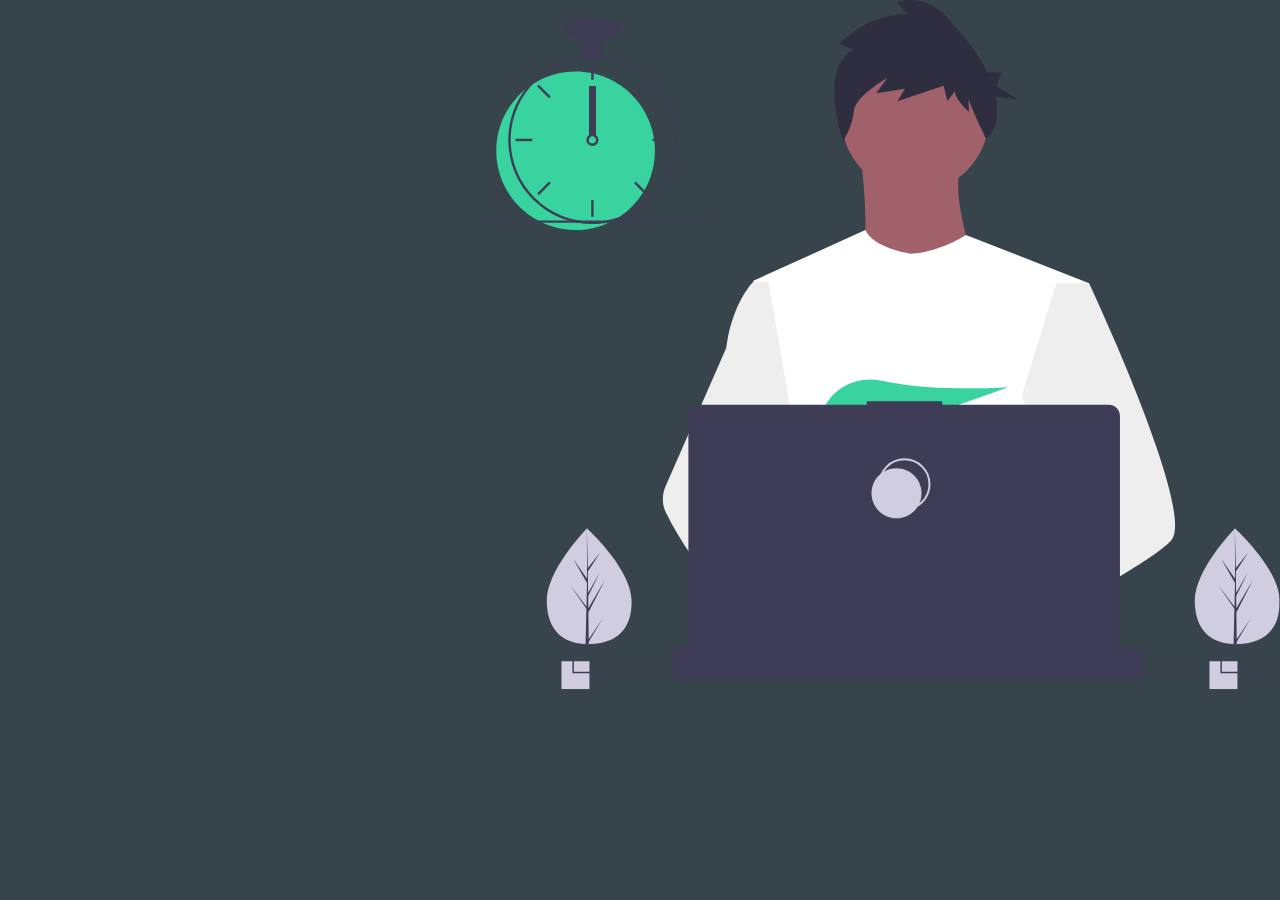
<file: index.html>
<!DOCTYPE html>
<html lang="en">
    <head>
        <meta charset="UTF-8">
        <meta http-equiv="X-UA-Compatible" content="IE=edge">
        <meta name="viewport" content="width=device-width, initial-scale=1.0">
    
        <link rel="stylesheet" href="https://cdnjs.cloudflare.com/ajax/libs/font-awesome/4.7.0/css/font-awesome.css" integrity="sha512-5A8nwdMOWrSz20fDsjczgUidUBR8liPYU+WymTZP1lmY9G6Oc7HlZv156XqnsgNUzTyMefFTcsFH/tnJE/+xBg==" crossorigin="anonymous" referrerpolicy="no-referrer" />
        <link href="https://fonts.googleapis.com/css2?family=Space+Grotesk:wght@300;400;500;600;700&display=swap" rel="stylesheet">
        <link rel="stylesheet" href="./styles/style1.css">
        
        <title>PortfolioGSAP</title>
    </head>
    <body>

        <div class="toggleBtn">
            <img src="./img/menu .svg" alt="" class="menu-icon">
            <img src="./img/close menu.svg" alt="" class="close-icon">
        </div>
        <div class="menu">
            <nav>
                <ul>
                    <li><a class="active" href="./index.html">Home</a></li>
                    <li><a href="./contact/index.html">Contacts</a></li>
                    <li><a href="./projects/index.html">Project</a></li>
                </ul>
            </nav>
        </div>
        <div class="wrapper">
            <div class="text">
                <div class="text-inner">
                    <h1>Engr Abdul Rehman</h1>
                    <p>Web Develper HTML, CSS, JAVASCRIPT</p>
                    <a href="./contact/index.html" class="btn">Contact Me</a>
                    <div class="social">
                        <a href="#"><i class="fa fa-facebook"></i></a>
                        <a href="#"><i class="fa fa-twitter"></i></a>
                        <a href="#"><i class="fa fa-instagram"></i></a>
                    </div>
                </div>
            </div>
            <div class="intro-images">
                <svg
                width="799"
                height="690"
                viewBox="0 0 799 690"
                fill="none"
                xmlns="http://www.w3.org/2000/svg"
              >
                <g id="undraw_dev_productivity_umsq (1) 1" clip-path="url(#clip0)">
                  <path
                    id="Vector"
                    d="M516.92 624.636C516.92 624.636 512.16 626.266 504.42 628.576C487.31 633.706 455.65 642.216 428.82 643.916C405.72 645.396 386.2 641.836 382.63 626.766C381.1 620.286 383.27 614.956 388 610.576C402.12 597.486 439 592.796 468.25 591.186C476.51 590.736 484.15 590.526 490.51 590.446C501.31 590.306 508.39 590.526 508.39 590.526L508.56 591.186L516.92 624.636Z"
                    fill="#A0616A"
                  />
                  <path
                    id="Vector_2"
                    d="M436.99 672.586C418.61 695.346 342.73 647.666 316.19 629.886C310.41 626.016 306.97 623.566 306.97 623.566L331.25 591.186L338.94 580.936C338.94 580.936 345.82 584.586 355.99 590.526C356.36 590.746 356.73 590.966 357.11 591.186C365.88 596.336 376.89 603.066 388 610.576C403.33 620.946 418.83 632.776 428.82 643.916C438.59 654.806 443.08 665.036 436.99 672.586Z"
                    fill="#A0616A"
                  />
                  <g id="me">
                    <path
                      id="Vector_3"
                      d="M434.672 191.952C475.283 191.607 507.926 158.406 507.582 117.795C507.237 77.1832 474.036 44.5403 433.425 44.8847C392.813 45.2291 360.17 78.4303 360.515 119.042C360.859 159.653 394.06 192.296 434.672 191.952Z"
                      fill="#A0616A"
                    />
                    <path
                      id="Vector_4"
                      d="M379.477 155.65C379.477 155.65 394.216 259.972 373.002 271.875C351.787 283.779 499.929 283.588 499.929 283.588C499.929 283.588 466.124 193.284 480.809 165.449L379.477 155.65Z"
                      fill="#A0616A"
                    />
                    <path
                      id="Vector_5"
                      d="M608.101 283.199L596.257 339.402L571.214 458.308L570.49 464.815L562.138 540.138L556.582 590.177L552.857 623.79C528.584 636.526 510.988 645.326 510.988 645.326C510.988 645.326 509.404 637.719 506.871 627.99C489.805 633.265 458.218 642.043 431.404 643.97C441.266 654.777 445.842 664.969 439.817 672.57C421.63 695.485 345.349 648.45 318.659 630.896C318.077 635.158 317.879 639.464 318.068 643.762L297.626 628.314L299.331 592.359L302.206 531.522L305.819 455.229C304.448 451.975 303.294 448.634 302.364 445.228C295.956 423.161 288.032 379.057 281.928 342.067C277.016 312.298 273.302 287.138 272.517 281.785C272.411 281.086 272.358 280.726 272.358 280.726L384.363 230.094C392.509 248.556 429.865 253.809 429.865 253.809C460.756 251.417 484.847 234.913 484.847 234.913L608.101 283.199Z"
                      fill="white"
                    />
                    <path
                      id="Vector_6"
                      d="M372.285 49.3811L358.49 43.9934C358.49 43.9934 386.969 12.1 426.99 14.513L415.635 2.22366C415.635 2.22366 443.04 -9.01799 468.283 19.6674C481.553 34.7467 496.908 52.4737 506.557 72.5077L521.281 72.3829L515.251 85.9663L536.874 99.3152L514.777 97.0719C516.155 104.471 516.421 112.034 515.566 119.511C514.683 126.991 510.928 133.835 505.094 138.598V138.598C505.094 138.598 487.743 103.449 487.696 97.9443L487.813 111.705C487.813 111.705 473.959 99.4371 473.889 91.1807L466.471 100.877L462.593 85.7717L416.475 101.301L423.87 88.8526L395.157 93.2246L406.278 77.9923C406.278 77.9923 373.932 96.1568 372.811 111.304C371.689 126.452 362.299 140.875 362.299 140.875C362.299 140.875 336.213 70.3294 372.285 49.3811Z"
                      fill="#2F2E41"
                    />
                    <path
                      id="Vector_7"
                      d="M690.215 540.422C682.794 548.605 664.338 560.992 641.951 574.422C633.623 579.413 624.757 584.559 615.71 589.676C594.122 601.889 571.514 614.001 552.857 623.79C528.584 636.526 510.988 645.326 510.988 645.326C510.988 645.326 509.403 637.719 506.871 627.99C503.48 614.968 498.397 598.141 493.184 590.715C493.002 590.456 492.82 590.218 492.638 589.979C491.121 588.022 489.601 586.885 488.112 586.897L562.138 540.138L594.127 519.926L570.489 464.814L540.842 395.683L557.908 339.727L575.062 283.479L608.101 283.199C608.101 283.199 619.243 306.985 633.514 340.166C635.647 345.128 637.851 350.299 640.096 355.64C669.469 425.394 706.176 522.836 690.215 540.422Z"
                      fill="#EEEEEE"
                    />
                    <path
                      id="Vector_8"
                      d="M358.123 591.2C355.41 591.212 352.702 591.456 350.029 591.928C327.074 596.073 320.47 616.94 318.659 630.896C318.077 635.158 317.879 639.464 318.068 643.761L297.626 628.314L290.178 622.687C272.316 616.628 256.353 605.733 242.483 592.84C230.449 581.456 219.634 568.849 210.213 555.223C200.831 541.793 192.448 527.692 185.134 513.034C183.094 508.943 181.977 504.454 181.864 499.884C181.751 495.314 182.644 490.775 184.48 486.588L209.154 430.327L245.218 348.098C245.471 346.146 245.752 344.237 246.059 342.371C252.995 300.511 272.367 281.786 272.367 281.786L287.286 281.659L297.778 341.932L310.813 416.815L302.364 445.227L282.839 510.845L302.205 531.522L358.123 591.2Z"
                      fill="#EEEEEE"
                    />
                  </g>
                  <path
                    id="Vector_9"
                    d="M372.877 415.806L385.631 430.686C390.37 429.783 395.319 428.721 400.416 427.529L396.752 415.806L405.71 426.256C459.707 412.975 526.637 387.155 526.637 387.155C526.637 387.155 454.379 392.453 400.428 380.666C376.558 375.451 351.998 387.284 342.202 409.668C336.508 422.679 337.403 433.951 357.596 433.951C364.419 433.835 371.223 433.195 377.949 432.037L372.877 415.806Z"
                    fill="#38D39F"
                  />
                  <path
                    id="Vector_10"
                    d="M663.65 660.386V666.456C663.654 668.122 663.345 669.774 662.74 671.326C662.472 672.018 662.147 672.687 661.77 673.326C660.578 675.326 658.887 676.983 656.862 678.133C654.838 679.283 652.549 679.887 650.22 679.886H203.67C201.342 679.887 199.053 679.283 197.028 678.133C195.003 676.983 193.312 675.326 192.12 673.326C191.743 672.687 191.419 672.018 191.15 671.326C190.546 669.774 190.237 668.122 190.24 666.456V660.386C190.24 658.622 190.587 656.876 191.262 655.246C191.936 653.616 192.926 652.136 194.173 650.888C195.42 649.641 196.901 648.652 198.53 647.977C200.16 647.302 201.906 646.955 203.67 646.956H229.41V644.126C229.41 644.052 229.425 643.979 229.453 643.911C229.481 643.843 229.522 643.782 229.574 643.73C229.626 643.678 229.688 643.636 229.756 643.608C229.824 643.58 229.897 643.566 229.97 643.566H243.4C243.474 643.566 243.547 643.58 243.615 643.608C243.683 643.636 243.745 643.678 243.797 643.73C243.849 643.782 243.89 643.843 243.918 643.911C243.946 643.979 243.96 644.052 243.96 644.126V646.956H252.35V644.126C252.35 644.052 252.365 643.979 252.393 643.911C252.421 643.843 252.462 643.782 252.514 643.73C252.566 643.678 252.628 643.636 252.696 643.608C252.764 643.58 252.837 643.566 252.91 643.566H266.34C266.414 643.566 266.487 643.58 266.555 643.608C266.623 643.636 266.684 643.678 266.736 643.73C266.789 643.782 266.83 643.843 266.858 643.911C266.886 643.979 266.9 644.052 266.9 644.126V646.956H275.3V644.126C275.3 644.052 275.315 643.979 275.343 643.911C275.371 643.843 275.412 643.782 275.464 643.73C275.516 643.678 275.578 643.636 275.646 643.608C275.714 643.58 275.787 643.566 275.86 643.566H289.29C289.364 643.566 289.437 643.58 289.505 643.608C289.573 643.636 289.634 643.678 289.686 643.73C289.739 643.782 289.78 643.843 289.808 643.911C289.836 643.979 289.85 644.052 289.85 644.126V646.956H298.24V644.126C298.24 644.052 298.255 643.979 298.283 643.911C298.311 643.843 298.352 643.782 298.404 643.73C298.456 643.678 298.518 643.636 298.586 643.608C298.654 643.58 298.727 643.566 298.8 643.566H312.23C312.304 643.566 312.377 643.58 312.445 643.608C312.513 643.636 312.574 643.678 312.626 643.73C312.678 643.782 312.72 643.843 312.748 643.911C312.776 643.979 312.79 644.052 312.79 644.126V646.956H321.18V644.126C321.18 644.052 321.194 643.979 321.223 643.911C321.251 643.843 321.292 643.782 321.344 643.73C321.396 643.678 321.458 643.636 321.526 643.608C321.594 643.58 321.667 643.566 321.74 643.566H335.17C335.244 643.566 335.317 643.58 335.385 643.608C335.453 643.636 335.514 643.678 335.566 643.73C335.618 643.782 335.66 643.843 335.688 643.911C335.716 643.979 335.73 644.052 335.73 644.126V646.956H344.13V644.126C344.13 644.052 344.145 643.979 344.173 643.911C344.201 643.843 344.242 643.782 344.294 643.73C344.346 643.678 344.408 643.636 344.476 643.608C344.544 643.58 344.617 643.566 344.69 643.566H358.12C358.194 643.566 358.267 643.58 358.335 643.608C358.403 643.636 358.464 643.678 358.516 643.73C358.569 643.782 358.61 643.843 358.638 643.911C358.666 643.979 358.68 644.052 358.68 644.126V646.956H367.07V644.126C367.07 644.052 367.085 643.979 367.113 643.911C367.141 643.843 367.182 643.782 367.234 643.73C367.286 643.678 367.348 643.636 367.416 643.608C367.484 643.58 367.557 643.566 367.63 643.566H472.83C472.904 643.566 472.977 643.58 473.045 643.608C473.113 643.636 473.174 643.678 473.227 643.73C473.279 643.782 473.32 643.843 473.348 643.911C473.376 643.979 473.39 644.052 473.39 644.126V646.956H481.79V644.126C481.79 644.052 481.804 643.979 481.833 643.911C481.861 643.843 481.902 643.782 481.954 643.73C482.006 643.678 482.068 643.636 482.136 643.608C482.204 643.58 482.277 643.566 482.35 643.566H495.78C495.928 643.567 496.07 643.627 496.175 643.732C496.279 643.836 496.339 643.978 496.34 644.126V646.956H504.73V644.126C504.73 644.052 504.745 643.979 504.773 643.911C504.801 643.843 504.842 643.782 504.894 643.73C504.946 643.678 505.008 643.636 505.076 643.608C505.144 643.58 505.217 643.566 505.29 643.566H518.72C518.794 643.566 518.867 643.58 518.935 643.608C519.003 643.636 519.065 643.678 519.117 643.73C519.169 643.782 519.21 643.843 519.238 643.911C519.266 643.979 519.28 644.052 519.28 644.126V646.956H527.67V644.126C527.67 644.052 527.685 643.979 527.713 643.911C527.741 643.843 527.782 643.782 527.834 643.73C527.886 643.678 527.948 643.636 528.016 643.608C528.084 643.58 528.157 643.566 528.23 643.566H541.66C541.734 643.566 541.807 643.58 541.875 643.608C541.943 643.636 542.005 643.678 542.057 643.73C542.109 643.782 542.15 643.843 542.178 643.911C542.206 643.979 542.22 644.052 542.22 644.126V646.956H550.62V644.126C550.62 644.052 550.635 643.979 550.663 643.911C550.691 643.843 550.732 643.782 550.784 643.73C550.836 643.678 550.898 643.636 550.966 643.608C551.034 643.58 551.107 643.566 551.18 643.566H564.61C564.757 643.568 564.898 643.628 565.001 643.733C565.104 643.837 565.161 643.979 565.16 644.126V646.956H573.56V644.126C573.56 644.052 573.575 643.979 573.603 643.911C573.631 643.843 573.672 643.782 573.724 643.73C573.776 643.678 573.838 643.636 573.906 643.608C573.974 643.58 574.047 643.566 574.12 643.566H587.55C587.624 643.566 587.697 643.58 587.765 643.608C587.833 643.636 587.895 643.678 587.947 643.73C587.999 643.782 588.04 643.843 588.068 643.911C588.096 643.979 588.11 644.052 588.11 644.126V646.956H596.5V644.126C596.5 644.052 596.515 643.979 596.543 643.911C596.571 643.843 596.612 643.782 596.664 643.73C596.716 643.678 596.778 643.636 596.846 643.608C596.914 643.58 596.987 643.566 597.06 643.566H610.49C610.564 643.566 610.637 643.58 610.705 643.608C610.773 643.636 610.835 643.678 610.887 643.73C610.939 643.782 610.98 643.843 611.008 643.911C611.036 643.979 611.05 644.052 611.05 644.126V646.956H650.22C651.984 646.955 653.731 647.302 655.36 647.977C656.99 648.652 658.471 649.641 659.718 650.888C660.965 652.136 661.954 653.616 662.629 655.246C663.304 656.876 663.651 658.622 663.65 660.386Z"
                    fill="#3F3D56"
                  />
                  <path
                    id="Vector_11"
                    d="M793.5 671.326H60.5V673.326H793.5V671.326Z"
                    fill="#3F3D56"
                  />
                  <path
                    id="Vector_12"
                    d="M627.694 404.757H461.251V401.326H385.78V404.757H218.651C215.665 404.757 212.801 405.943 210.69 408.054C208.578 410.166 207.392 413.029 207.392 416.015V643.927C207.392 646.913 208.578 649.776 210.69 651.888C212.801 653.999 215.665 655.185 218.651 655.185H627.694C630.68 655.185 633.544 653.999 635.655 651.888C637.767 649.776 638.953 646.913 638.953 643.927V416.015C638.953 414.537 638.662 413.073 638.096 411.707C637.53 410.341 636.701 409.1 635.655 408.054C634.61 407.009 633.369 406.18 632.003 405.614C630.637 405.048 629.173 404.757 627.694 404.757Z"
                    fill="#3F3D56"
                  />
                  <path
                    id="Vector_13"
                    d="M423.5 509.326C437.307 509.326 448.5 498.133 448.5 484.326C448.5 470.519 437.307 459.326 423.5 459.326C409.693 459.326 398.5 470.519 398.5 484.326C398.5 498.133 409.693 509.326 423.5 509.326Z"
                    stroke="#D0CDE1"
                    stroke-width="2"
                    stroke-miterlimit="10"
                  />
                  <path
                    id="Vector_14"
                    d="M415.5 518.326C429.307 518.326 440.5 507.133 440.5 493.326C440.5 479.519 429.307 468.326 415.5 468.326C401.693 468.326 390.5 479.519 390.5 493.326C390.5 507.133 401.693 518.326 415.5 518.326Z"
                    fill="#D0CDE1"
                  />
                  <path
                    id="Vector_15"
                    d="M108.446 661.223H80.4463V689.223H108.446V661.223Z"
                    fill="#D0CDE1"
                  />
                  <path
                    id="Vector_16"
                    d="M91.4502 639.223V673.223H125.45V639.223H91.4502ZM123.97 671.743H92.9202V640.703H123.97V671.743Z"
                    fill="#3F3D56"
                  />
                  <path
                    id="Vector_17"
                    d="M756.446 661.223H728.446V689.223H756.446V661.223Z"
                    fill="#D0CDE1"
                  />
                  <path
                    id="Vector_18"
                    d="M739.45 639.223V673.223H773.45V639.223H739.45ZM771.97 671.743H740.92V640.703H771.97V671.743Z"
                    fill="#3F3D56"
                  />
                  <path
                    id="Vector_19"
                    d="M94.5802 230.113C138.399 230.113 173.921 194.592 173.921 150.773C173.921 106.955 138.399 71.4326 94.5802 71.4326C50.7617 71.4326 15.2397 106.955 15.2397 150.773C15.2397 194.592 50.7617 230.113 94.5802 230.113Z"
                    fill="#38D39F"
                  />
                  <path
                    id="Vector_20"
                    d="M122.229 56.4899C115.045 55.5763 107.774 55.5763 100.59 56.4899C84.586 58.5913 69.5203 65.2398 57.181 75.6465C44.8417 86.0532 35.7467 99.7813 30.9754 115.202C28.8053 122.229 27.5764 129.514 27.3208 136.864C27.2848 137.886 27.2607 138.92 27.2607 139.954C27.283 162.264 36.1559 183.655 51.932 199.431C67.7082 215.207 89.0989 224.08 111.41 224.103C113.201 224.103 114.992 224.042 116.759 223.934C120.907 223.674 125.03 223.103 129.093 222.227C148.495 218.055 165.798 207.161 177.947 191.468C190.095 175.776 196.308 156.295 195.487 136.467C194.665 116.638 186.863 97.738 173.459 83.1039C160.054 68.4698 141.909 59.0435 122.229 56.4899H122.229ZM137.748 217.347H137.736C130.959 219.659 123.905 221.062 116.759 221.518C114.992 221.638 113.201 221.698 111.41 221.698C89.7377 221.672 68.961 213.051 53.6367 197.727C38.3123 182.402 29.6914 161.626 29.6649 139.954C29.6649 138.92 29.689 137.886 29.725 136.864C30.5514 115.744 39.5156 95.7617 54.7411 81.1008C69.9666 66.44 90.273 58.237 111.41 58.2089C130.776 58.21 149.513 65.0865 164.283 77.6131C179.052 90.1398 188.895 107.503 192.057 126.61C195.219 145.716 191.496 165.325 181.55 181.942C171.604 198.559 156.081 211.106 137.748 217.347H137.748Z"
                    fill="#3F3D56"
                  />
                  <path
                    id="Vector_21"
                    d="M112.612 63.0176H110.208V79.8474H112.612V63.0176Z"
                    fill="#3F3D56"
                  />
                  <path
                    id="Vector_22"
                    d="M57.8578 84.7018L56.1577 86.4019L68.0582 98.3023L69.7582 96.6022L57.8578 84.7018Z"
                    fill="#3F3D56"
                  />
                  <path
                    id="Vector_23"
                    d="M34.4736 138.751V141.156H51.3034V138.751H34.4736Z"
                    fill="#3F3D56"
                  />
                  <path
                    id="Vector_24"
                    d="M56.1578 193.506L57.8579 195.206L69.7584 183.306L68.0583 181.606L56.1578 193.506Z"
                    fill="#3F3D56"
                  />
                  <path
                    id="Vector_25"
                    d="M153.062 96.6022L154.762 98.3022L166.662 86.4018L164.962 84.7017L153.062 96.6022Z"
                    fill="#3F3D56"
                  />
                  <path
                    id="Vector_26"
                    d="M171.516 138.751V141.156H188.346V138.751H171.516Z"
                    fill="#3F3D56"
                  />
                  <path
                    id="Vector_27"
                    d="M154.762 181.605L153.062 183.305L164.962 195.206L166.662 193.506L154.762 181.605Z"
                    fill="#3F3D56"
                  />
                  <path
                    id="Vector_28"
                    d="M112.612 200.06H110.208V216.89H112.612V200.06Z"
                    fill="#3F3D56"
                  />
                  <path
                    id="Vector_29"
                    d="M115.016 135.145C113.976 134.365 112.711 133.943 111.41 133.943C110.11 133.943 108.844 134.365 107.804 135.145C107.091 135.686 106.505 136.375 106.085 137.165C105.552 138.181 105.322 139.329 105.421 140.473C105.52 141.616 105.944 142.707 106.644 143.617C107.343 144.527 108.288 145.218 109.368 145.608C110.447 145.997 111.616 146.07 112.735 145.817C113.855 145.564 114.878 144.996 115.685 144.179C116.492 143.363 117.048 142.333 117.288 141.21C117.528 140.088 117.441 138.92 117.039 137.846C116.636 136.771 115.935 135.834 115.017 135.145H115.016ZM111.41 143.56C110.454 143.557 109.539 143.176 108.863 142.501C108.187 141.825 107.807 140.909 107.804 139.954C107.808 139.224 108.03 138.513 108.441 137.91C108.793 137.4 109.271 136.989 109.828 136.718C110.386 136.446 111.004 136.323 111.623 136.361C112.241 136.398 112.84 136.594 113.361 136.931C113.881 137.267 114.307 137.732 114.595 138.281C114.883 138.83 115.025 139.444 115.007 140.063C114.989 140.683 114.811 141.287 114.491 141.818C114.17 142.349 113.719 142.788 113.179 143.093C112.639 143.398 112.03 143.559 111.41 143.56V143.56Z"
                    fill="#3F3D56"
                  />
                  <path
                    id="Vector_30"
                    d="M122.229 35.3687H100.591V57.007H122.229V35.3687Z"
                    fill="#3F3D56"
                  />
                  <path
                    id="Vector_31"
                    d="M111.41 38.9748C127.344 38.9748 140.261 34.4 140.261 28.7567C140.261 23.1134 127.344 18.5386 111.41 18.5386C95.4757 18.5386 82.5586 23.1134 82.5586 28.7567C82.5586 34.4 95.4757 38.9748 111.41 38.9748Z"
                    fill="#3F3D56"
                  />
                  <path id="clock-arrow" d="M115 86H108V135H115V86Z" fill="#3F3D56" />
                  <path
                    id="Vector_32"
                    d="M226 220.44H0V222.844H226V220.44Z"
                    fill="#3F3D56"
                  />
                  <g id="plant-left">
                    <path
                      id="Vector_33"
                      d="M150.594 599.754C151.527 631.704 132.858 643.413 109.43 644.097C108.886 644.113 108.344 644.123 107.805 644.126C106.719 644.135 105.643 644.117 104.577 644.072C83.3891 643.193 66.6172 631.945 65.7495 602.232C64.8515 571.482 103.018 531.529 105.882 528.574L105.887 528.571C105.996 528.458 106.052 528.402 106.052 528.402C106.052 528.402 149.661 567.807 150.594 599.754Z"
                      fill="#D0CDE1"
                    />
                    <path
                      id="Vector_34"
                      d="M107.744 639.255L122.626 617.124L107.774 641.636L107.805 644.126C106.719 644.135 105.643 644.117 104.577 644.072L105.315 612.06L105.295 611.813L105.322 611.766L105.393 608.741L89.0952 585.078L105.374 606.477L105.432 607.116L105.989 582.93L91.9122 558.397L106.029 578.681L105.882 528.574L105.882 528.407L105.887 528.571L106.821 568.062L119.651 552.021L106.863 571.464L107.143 593.098L118.949 571.984L107.187 596.279L107.343 608.308L124.512 578.897L107.395 612.505L107.744 639.255Z"
                      fill="#3F3D56"
                    />
                  </g>
                  <g id="plant-right">
                    <path
                      id="Vector_35"
                      d="M798.594 599.754C799.527 631.704 780.858 643.413 757.43 644.097C756.886 644.113 756.344 644.123 755.805 644.126C754.719 644.135 753.643 644.117 752.577 644.072C731.389 643.193 714.617 631.945 713.749 602.232C712.851 571.482 751.018 531.529 753.882 528.574L753.887 528.571C753.996 528.458 754.052 528.402 754.052 528.402C754.052 528.402 797.661 567.807 798.594 599.754Z"
                      fill="#D0CDE1"
                    />
                    <path
                      id="Vector_36"
                      d="M755.744 639.255L770.626 617.124L755.774 641.636L755.805 644.126C754.719 644.135 753.643 644.117 752.577 644.072L753.315 612.06L753.295 611.813L753.323 611.766L753.393 608.741L737.095 585.078L753.374 606.477L753.432 607.116L753.989 582.93L739.912 558.397L754.029 578.681L753.882 528.574L753.882 528.407L753.887 528.571L754.821 568.062L767.651 552.021L754.864 571.464L755.143 593.098L766.949 571.984L755.187 596.279L755.343 608.308L772.512 578.897L755.395 612.505L755.744 639.255Z"
                      fill="#3F3D56"
                    />
                  </g>
                </g>
                <defs>
                  <clipPath id="clip0">
                    <rect width="798.627" height="689.223" fill="white" />
                  </clipPath>
                </defs>
              </svg>
              <img src="./img/splash.svg" alt="splah-img" class="splash">
            </div>
        </div>    
    </body>
    <script src="https://cdnjs.cloudflare.com/ajax/libs/gsap/3.6.0/gsap.min.js"></script>
    <script src="./app.js"></script>
</html>
</file>
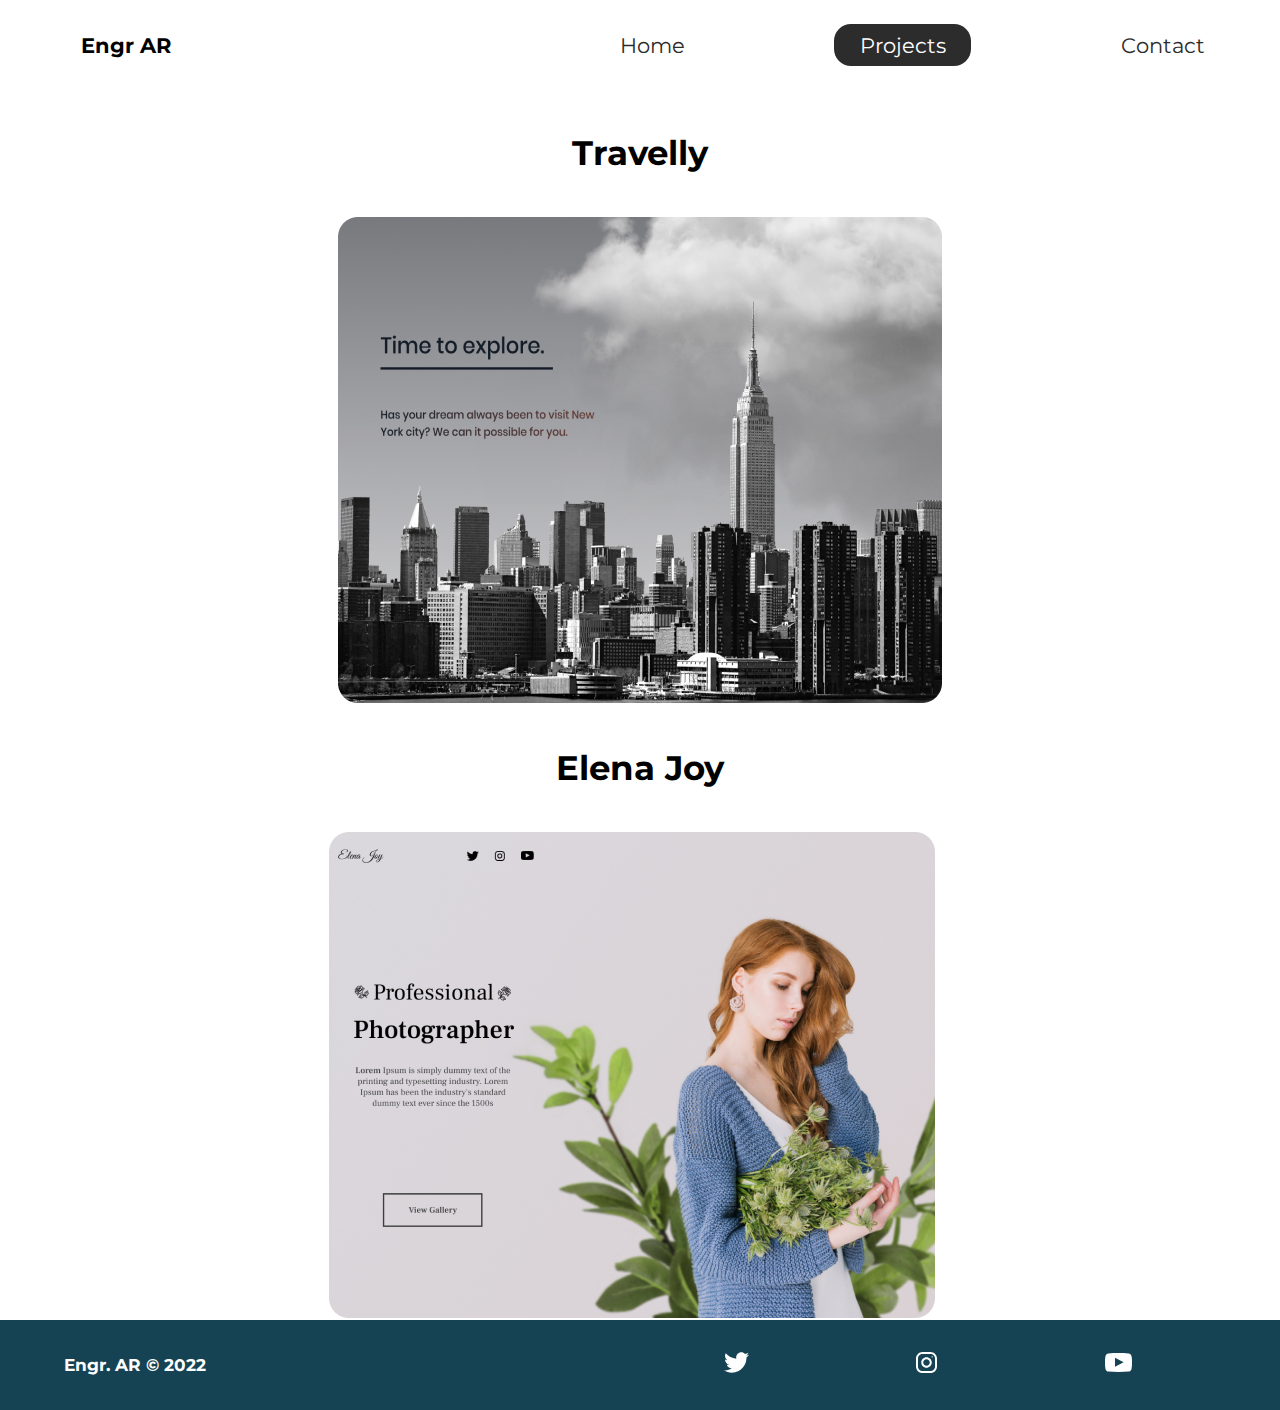
<file: projects/index.html>
<!DOCTYPE html>
<html lang="en">
  <head>
    <meta charset="UTF-8" />
    <meta name="viewport" content="width=device-width, initial-scale=1.0" />
    <meta http-equiv="X-UA-Compatible" content="ie=edge" />
    <meta
      name="description"
      content="Engr Abdul Rehman is a front end devlper who is specilized in html,css"
    />
    <meta name="robots" content="index,follow" />
    <link
      href="https://fonts.googleapis.com/css?family=Montserrat:400,500&display=swap"
      rel="stylesheet"
    />
    <link rel="stylesheet" href="../styles/style.css" />
    <title>Engr Abdul Rehman | Web Developer</title>
  </head>
  <body>
    <header class="main-head">
      <nav>
        <div class="logo">
          <!-- <img src="../icons/code.svg" alt="logo" /> -->
          <h1>Engr AR</h1>
        </div>
        <ul>
          <li><a href="../index.html">Home</a></li>
          <li><a class="active" href="./index.html">Projects</a></li>
          <li><a href="../contact/index.html">Contact</a></li>
        </ul>
      </nav>
    </header>
    <section class="projects">
      <div class="travelly">
        <h2>Travelly</h2>
        <img src="../img/travelly.jpg" alt="travelly-project" />
      </div>
      <div class="travelly">
        <h2>Elena Joy</h2>
        <img src="../img/elena-joy.jpg" alt="elena-project" />
      </div>
    </section>
    <footer>
      <h4>Engr. AR &copy; 2022</h4>
      <ul>
        <li>
          <a href="#"><img src="/icons/twitter 1.svg" alt="twitter-social"/></a>
        </li>
        <li>
          <a href="#"
            ><img src="/icons/instagram 1.svg" alt="instagram-social"
          /></a>
        </li>
        <li>
          <a href="#"
            ><img src="/icons/youtube-symbol 1.svg" alt="youtube-social"
          /></a>
        </li>
      </ul>
    </footer>
  </body>
</html>
</file>
<file: styles/style1.css>
*{
    margin: 0;
    outline: none;
    box-sizing: border-box;
}
body{
    background-color: #38444B;
    font-family: 'Space Grotesk', sans-serif;
}
h1, h2, h3, h4, h5, h6{
    font-family: 'Messapia';
}
.wrapper{
    display: flex;
    height: 100vh;
    overflow-y: hidden;
}
.text{
    width: 50%;
    height: 100vh;
    padding: 15px 15px 15px 100px;
}
.text h1{
    font-size: 70px;
    line-height: 84px;
    font-weight: normal;
    color: #ffe63e;
    text-transform: uppercase;
}
.text p{
    font-size: 20px;
    color: #fbf7db;
    text-transform: uppercase;
    margin-top: 15px;
    letter-spacing: 4px;
}
.text .btn{
    position: relative;
    display: inline-block;
    width: 250px;
    height: 70px;
    line-height: 70px;
    text-align: center;
    border: 1px solid #ffe63e;
    color: #ffe63e;
    text-decoration: none;
    text-transform: uppercase;
    font-size: 16px;
    letter-spacing: 4px;
    margin-top: 80px;
    overflow: hidden;
    transition: all ease 0.5s;

}
.text .btn:before{
    content: '';
    position: absolute;
    top: 0;
    left: -100%;
    width: 100%;
    height: 100%;
    background-color: #ffe63e;
    z-index: -1;
    transition: all ease 0.5s;
}
.text .btn:hover{
    font-weight: 700;
    color: #38444b;
}
.text .btn:hover::before{
    left: 0;
}
.social{
    bottom: 100px;
    margin-top: 200px;
    position: absolute;
    
}
.social a{
    position: relative;
    display: inline-block;
    width: 50px;
    height: 50px;
    line-height: 50px;
    text-align: center;
    color: #fbf7db;
    margin-right: 10px;
    border: 1px solid #53636d;
    border-radius: 50%;
    transition: all ease 0.5s;
}
.social a:before{
    content: '';
    position: absolute;
    top: 0;
    left: 0;
    width: 100%;
    height: 100%;
    background-color: #ffe63e;
    border-radius: 50%;
    z-index: -1;
    transform: scale(0);
    transition: all ease 0.5s;
}
.social a:hover{
    color: #38444b;
}
.social a:hover::before{
    transform: scale(1);
}
.img{
    width: 50%;
    padding: 0 30px;
    display: flex;
    justify-content: space-between;
}
.img img{
    width: 100%;
    margin: 15px;
}
.img .img-stripe{
    width: calc(50%-15px);
}
.img .stripe1{
    animation: stripe-one 60s ease 0s infinite;
}
@keyframes stripe-one {
    50%{
        transform: translateY(-200%);
    }
}
.img .stripe2{
    transform: translateY(-200%);
    animation: stripe-two 60s ease 0s infinite;
}
@keyframes stripe-two {
    50%{
        transform: translateY(0%);
    }
}
.toggleBtn{
    display: inline-block;
    width: 100px;
    height: 90px;
    padding: 22px 25px;
    background-color: #ffe63e;
    position: fixed;
    top: 0;
    left: 0;
    z-index: 10;
    border-bottom-right-radius:100px ;
    cursor: pointer;
}
.toggleBtn img{
    position: absolute;
}
.toggleBtn img.close-icon{
    opacity: 0;
}
.menu{
    position: fixed;
    top: 0;
    left: 0;
    width: 50%;
    height: 100%;
    border-radius: 0 0 100% 0;
    background-color: #ffe63e;
    z-index: 9;
    transform: scale(0);
    transform-origin: top left;
}
nav{
    padding: 100px;
    transition: all ease 0.5s;
}
nav ul{
    padding-left: 0;

}
nav ul li{
    list-style: none;
    margin-bottom: 30;
}
nav ul li a{
    position: relative;
    font-family: Messapia;
    font-size: 40px;
    font-weight: 700;
    text-decoration: none;
    color: #38444b;
}
nav ul li a:before{
    content: '';
    position: absolute;
    top: 50%;
    left: -100%;
    width: 0;
    height: 3px;
    background-color: #38444b;
    transition: all ease 0.5s;

}
nav ul li a:hover:before{
    width: 100%;
    left: 0;
}

@media only screen and (max-width: 1024px){
     .wrapper{
         display: flex;
         height: auto;
         overflow: auto;
         flex-wrap: wrap;
     }   
     .text{
         width: 100%;
         height: auto;
         padding: 100px 15px 40px;
     }
     .img{
         width: 100%;
         flex-wrap: wrap;
     }
     .img .img-stripe{
         width: 100%;
         animation: none !important;
         display: flex;
         max-width: 100%;
         overflow: auto;
         transform: translateY(0) !important;
     }
     .social{
         margin-top: 50px;
         position: relative;
         bottom: 0;
     }
     .text .btn{
         width: 200px;
         height: 50px;
         line-height: 50px;
         margin-top: 60px;
     }
     .menu{
         width: 80%;
     }
}

@media only screen and (max-width: 575px) {
    .menu{
        width: 100%;
        height: 80%;
    }
    nav ul li a{
        font-size: 25px;
    }

}

@media only screen and (max-width: 480px) {
    .text h1{
        font-size: 42px;
        line-height: 54px;
    }
    .text p{
        font-size: 18px;
        line-height: 28px;
    }
    nav{
        padding:  100px 30px;
    }
}


@media only screen and (max-width: 375px) {
    .menu{
      height: 60%;
    }
    nav ul li a{
        margin-bottom: 15px;
    }

}



.splash {
    position: absolute;
    top: 0%;
    right: 0%;
    height: 0%;
    z-index: -20;
  }
  
  .intro-social {
    margin-top: 4rem;
    a {
      margin-right: 5rem;
    }
  }
  
  .active {
    background: $gray-text;
    color: white;
    padding: 1rem 3rem;
    border-radius: 2rem;
  }
  
  .intro-text,
  .intro-images {
    flex: 1 1 40rem;
  }
  
  #plant-left {
    animation: plant 1.5s ease infinite alternate;
  }
  #plant-right {
    animation: plant 1.5s ease infinite alternate 0.5s;
  }
  
  #me {
    animation: me 1s ease infinite alternate;
    transform-origin: bottom;
  }
  #clock-arrow {
    animation: clock 1.5s infinite linear;
    transform-box: fill-box;
    transform-origin: bottom;
  }
  
  @keyframes me {
    from {
      transform: rotateZ(-5deg);
    }
    to {
      transform: rotateZ(5deg);
    }
  }
  
  @keyframes plant {
    from {
      transform: translateY(0%);
    }
    to {
      transform: translateY(-30%);
    }
  }
  @keyframes clock {
    from {
      transform: rotateZ(0deg);
    }
    to {
      transform: rotateZ(360deg);
    }
  }
</file>
<file: styles/style.css>
/* Global Styles */
* {
  margin: 0;
  padding: 0;
  -webkit-box-sizing: border-box;
          box-sizing: border-box;
}

html {
  font-size: 62.5%;
}

body {
  font-family: "Montserrat", sans-serif;
}

h1 {
  font-size: 2.5rem;
}

li,
button,
label,
input,
a,
p {
  font-size: 2.5rem;
}

h2 {
  font-size: 4rem;
}

h3 {
  font-size: 2.5rem;
}

h4,
h5 {
  font-size: 2rem;
}

ul {
  list-style: none;
}

a {
  text-decoration: none;
  color: #2c2c2c;
}

.main-head {
  width: 95%;
  margin: 0 0 0 auto;
}

nav {
  display: -webkit-box;
  display: -ms-flexbox;
  display: flex;
  -webkit-box-pack: justify;
      -ms-flex-pack: justify;
          justify-content: space-between;
  -webkit-box-align: center;
      -ms-flex-align: center;
          align-items: center;
  -webkit-box-orient: horizontal;
  -webkit-box-direction: normal;
      -ms-flex-direction: row;
          flex-direction: row;
  min-height: 10vh;
  width: 60%;
  -ms-flex-wrap: wrap;
      flex-wrap: wrap;
}

nav .logo {
  display: -webkit-box;
  display: -ms-flexbox;
  display: flex;
  -webkit-box-pack: start;
      -ms-flex-pack: start;
          justify-content: flex-start;
  -webkit-box-align: center;
      -ms-flex-align: center;
          align-items: center;
  -webkit-box-orient: horizontal;
  -webkit-box-direction: normal;
      -ms-flex-direction: row;
          flex-direction: row;
  -webkit-box-flex: 1;
      -ms-flex: 1 1 10rem;
          flex: 1 1 10rem;
}

nav .logo h1 {
  margin: 2rem;
}

nav ul {
  display: -webkit-box;
  display: -ms-flexbox;
  display: flex;
  -ms-flex-pack: distribute;
      justify-content: space-around;
  -webkit-box-align: center;
      -ms-flex-align: center;
          align-items: center;
  -webkit-box-orient: horizontal;
  -webkit-box-direction: normal;
      -ms-flex-direction: row;
          flex-direction: row;
  -webkit-box-flex: 1;
      -ms-flex: 1 1 40rem;
          flex: 1 1 40rem;
}

.intro {
  min-height: 90vh;
  width: 90%;
  margin: auto;
  -ms-flex-wrap: wrap;
      flex-wrap: wrap;
  display: -webkit-box;
  display: -ms-flexbox;
  display: flex;
  -webkit-box-pack: justify;
      -ms-flex-pack: justify;
          justify-content: space-between;
  -webkit-box-align: center;
      -ms-flex-align: center;
          align-items: center;
  -webkit-box-orient: horizontal;
  -webkit-box-direction: normal;
      -ms-flex-direction: row;
          flex-direction: row;
}

.intro h2 {
  font-size: 8rem;
  padding-top: 2rem;
  color:#38a4d3;
  /* background: -webkit-gradient(linear, left top, right top, from(#38d39f), to(#38a4d3)); */
  /* background: linear-gradient(left, #38d39f, #38a4d3); */
  /* background-clip: text; */
  /* -webkit-text-fill-color: transparent; */
  display: inline-block;
}

.intro h3 {
  font-size: 6rem;
  padding: 2rem 0rem;
}

.intro p {
  padding-top: 2rem;
  color: #2c2c2c;
}

.splash {
  position: absolute;
  top: 0%;
  right: 0%;
  height: 100%;
  z-index: -1;
}

.intro-social {
  margin-top: 4rem;
}

.intro-social a {
  margin-right: 5rem;
}

.active {
  background: #2c2c2c;
  color: white;
  padding: 1rem 3rem;
  border-radius: 2rem;
}

.intro-text,
.intro-images {
  -webkit-box-flex: 1;
      -ms-flex: 1 1 40rem;
          flex: 1 1 40rem;
}

#plant-left {
  -webkit-animation: plant 1.5s ease infinite alternate;
          animation: plant 1.5s ease infinite alternate;
}

#plant-right {
  -webkit-animation: plant 1.5s ease infinite alternate 0.5s;
          animation: plant 1.5s ease infinite alternate 0.5s;
}

#me {
  -webkit-animation: me 1s ease infinite alternate;
          animation: me 1s ease infinite alternate;
  -webkit-transform-origin: bottom;
          transform-origin: bottom;
}

#clock-arrow {
  -webkit-animation: clock 1.5s infinite linear;
          animation: clock 1.5s infinite linear;
  transform-box: fill-box;
  -webkit-transform-origin: bottom;
          transform-origin: bottom;
}

@-webkit-keyframes me {
  from {
    -webkit-transform: rotateZ(-5deg);
            transform: rotateZ(-5deg);
  }
  to {
    -webkit-transform: rotateZ(5deg);
            transform: rotateZ(5deg);
  }
}

@keyframes me {
  from {
    -webkit-transform: rotateZ(-5deg);
            transform: rotateZ(-5deg);
  }
  to {
    -webkit-transform: rotateZ(5deg);
            transform: rotateZ(5deg);
  }
}

@-webkit-keyframes plant {
  from {
    -webkit-transform: translateY(0%);
            transform: translateY(0%);
  }
  to {
    -webkit-transform: translateY(-30%);
            transform: translateY(-30%);
  }
}

@keyframes plant {
  from {
    -webkit-transform: translateY(0%);
            transform: translateY(0%);
  }
  to {
    -webkit-transform: translateY(-30%);
            transform: translateY(-30%);
  }
}

@-webkit-keyframes clock {
  from {
    -webkit-transform: rotateZ(0deg);
            transform: rotateZ(0deg);
  }
  to {
    -webkit-transform: rotateZ(360deg);
            transform: rotateZ(360deg);
  }
}

@keyframes clock {
  from {
    -webkit-transform: rotateZ(0deg);
            transform: rotateZ(0deg);
  }
  to {
    -webkit-transform: rotateZ(360deg);
            transform: rotateZ(360deg);
  }
}

.projects {
  width: 90%;
  margin: auto;
  min-height: 90vh;
  display: -webkit-box;
  display: -ms-flexbox;
  display: flex;
  -webkit-box-pack: justify;
      -ms-flex-pack: justify;
          justify-content: space-between;
  -webkit-box-align: center;
      -ms-flex-align: center;
          align-items: center;
  -webkit-box-orient: horizontal;
  -webkit-box-direction: normal;
      -ms-flex-direction: row;
          flex-direction: row;
  text-align: center;
  -ms-flex-wrap: wrap;
      flex-wrap: wrap;
}

.projects h2 {
  margin: 5rem;
}

.travelly,
.elena {
  -webkit-box-flex: 1;
      -ms-flex: 1 1 40rem;
          flex: 1 1 40rem;
}

.form-section {
  min-height: 80vh;
  display: -webkit-box;
  display: -ms-flexbox;
  display: flex;
  -webkit-box-pack: center;
      -ms-flex-pack: center;
          justify-content: center;
  -webkit-box-align: center;
      -ms-flex-align: center;
          align-items: center;
  -webkit-box-orient: horizontal;
  -webkit-box-direction: normal;
      -ms-flex-direction: row;
          flex-direction: row;
  margin-top: 3rem;
}

.form-section form {
  padding: 3rem 10rem;
  -webkit-box-shadow: 0px 10px 10px rgba(0, 0, 0, 0.2), 0px 20px 40px rgba(0, 0, 0, 0.2);
          box-shadow: 0px 10px 10px rgba(0, 0, 0, 0.2), 0px 20px 40px rgba(0, 0, 0, 0.2);
  display: -webkit-box;
  display: -ms-flexbox;
  display: flex;
  -webkit-box-pack: center;
      -ms-flex-pack: center;
          justify-content: center;
  -webkit-box-align: center;
      -ms-flex-align: center;
          align-items: center;
  -webkit-box-orient: vertical;
  -webkit-box-direction: normal;
      -ms-flex-direction: column;
          flex-direction: column;
  border-radius: 2rem;
}

.form-section form input,
.form-section form textarea {
  margin: 2rem;
}

.form-section form input:focus,
.form-section form textarea:focus {
  outline: 2px solid black;
}

.form-section form textarea {
  font-family: "Montserrat", sans-serif;
  font-size: 2rem;
}

.form-section form button {
  width: 100%;
  padding: 2rem;
  background: #154353;
  color: white;
}

.form-section form button:focus {
  background: #33696b;
}

footer {
  background: #154353;
  color: white;
  min-height: 10vh;
  padding: 0% 5%;
  display: -webkit-box;
  display: -ms-flexbox;
  display: flex;
  -webkit-box-pack: start;
      -ms-flex-pack: start;
          justify-content: flex-start;
  -webkit-box-align: center;
      -ms-flex-align: center;
          align-items: center;
  -webkit-box-orient: horizontal;
  -webkit-box-direction: normal;
      -ms-flex-direction: row;
          flex-direction: row;
}

footer ul {
  -webkit-box-flex: 1;
      -ms-flex: 1 1 40rem;
          flex: 1 1 40rem;
  display: -webkit-box;
  display: -ms-flexbox;
  display: flex;
  -ms-flex-pack: distribute;
      justify-content: space-around;
  -webkit-box-align: center;
      -ms-flex-align: center;
          align-items: center;
  -webkit-box-orient: horizontal;
  -webkit-box-direction: normal;
      -ms-flex-direction: row;
          flex-direction: row;
}

footer h4 {
  -webkit-box-flex: 1;
      -ms-flex: 1 1 40rem;
          flex: 1 1 40rem;
}

@media screen and (max-width: 1332px) {
  html {
    font-size: 53%;
  }
  .splash {
    display: none;
  }
  svg {
    width: 80%;
  }
  nav {
    width: 100%;
  }
}

@media screen and (max-width: 754px) {
  html {
    font-size: 45%;
  }
  svg {
    height: 60%;
  }
  .main-head {
    width: 100%;
  }
  nav .logo {
    display: -webkit-box;
    display: -ms-flexbox;
    display: flex;
    -webkit-box-pack: center;
        -ms-flex-pack: center;
            justify-content: center;
    -webkit-box-align: center;
        -ms-flex-align: center;
            align-items: center;
    -webkit-box-orient: vertical;
    -webkit-box-direction: normal;
        -ms-flex-direction: column;
            flex-direction: column;
    -webkit-box-flex: 1;
        -ms-flex: 1 1 20rem;
            flex: 1 1 20rem;
    margin-top: 2rem;
  }
  nav ul {
    -webkit-box-flex: 1;
        -ms-flex: 1 1 60rem;
            flex: 1 1 60rem;
    margin: 2rem 0rem;
  }
  .intro-text {
    margin-top: 5rem;
    text-align: center;
  }
  .intro-images {
    text-align: center;
  }
  .intro-social {
    display: -webkit-box;
    display: -ms-flexbox;
    display: flex;
    -webkit-box-pack: center;
        -ms-flex-pack: center;
            justify-content: center;
    -webkit-box-align: center;
        -ms-flex-align: center;
            align-items: center;
    -webkit-box-orient: horizontal;
    -webkit-box-direction: normal;
        -ms-flex-direction: row;
            flex-direction: row;
  }
  .intro-social a {
    margin: 2rem;
  }
  .elena,
  .travelly {
    -webkit-box-flex: 1;
        -ms-flex: 1 1 50rem;
            flex: 1 1 50rem;
  }
  .elena img,
  .travelly img {
    width: 100%;
    height: 100%;
  }
  form {
    padding: 0rem;
    width: 100%;
  }
}
/*# sourceMappingURL=style.css.map */
</file>
